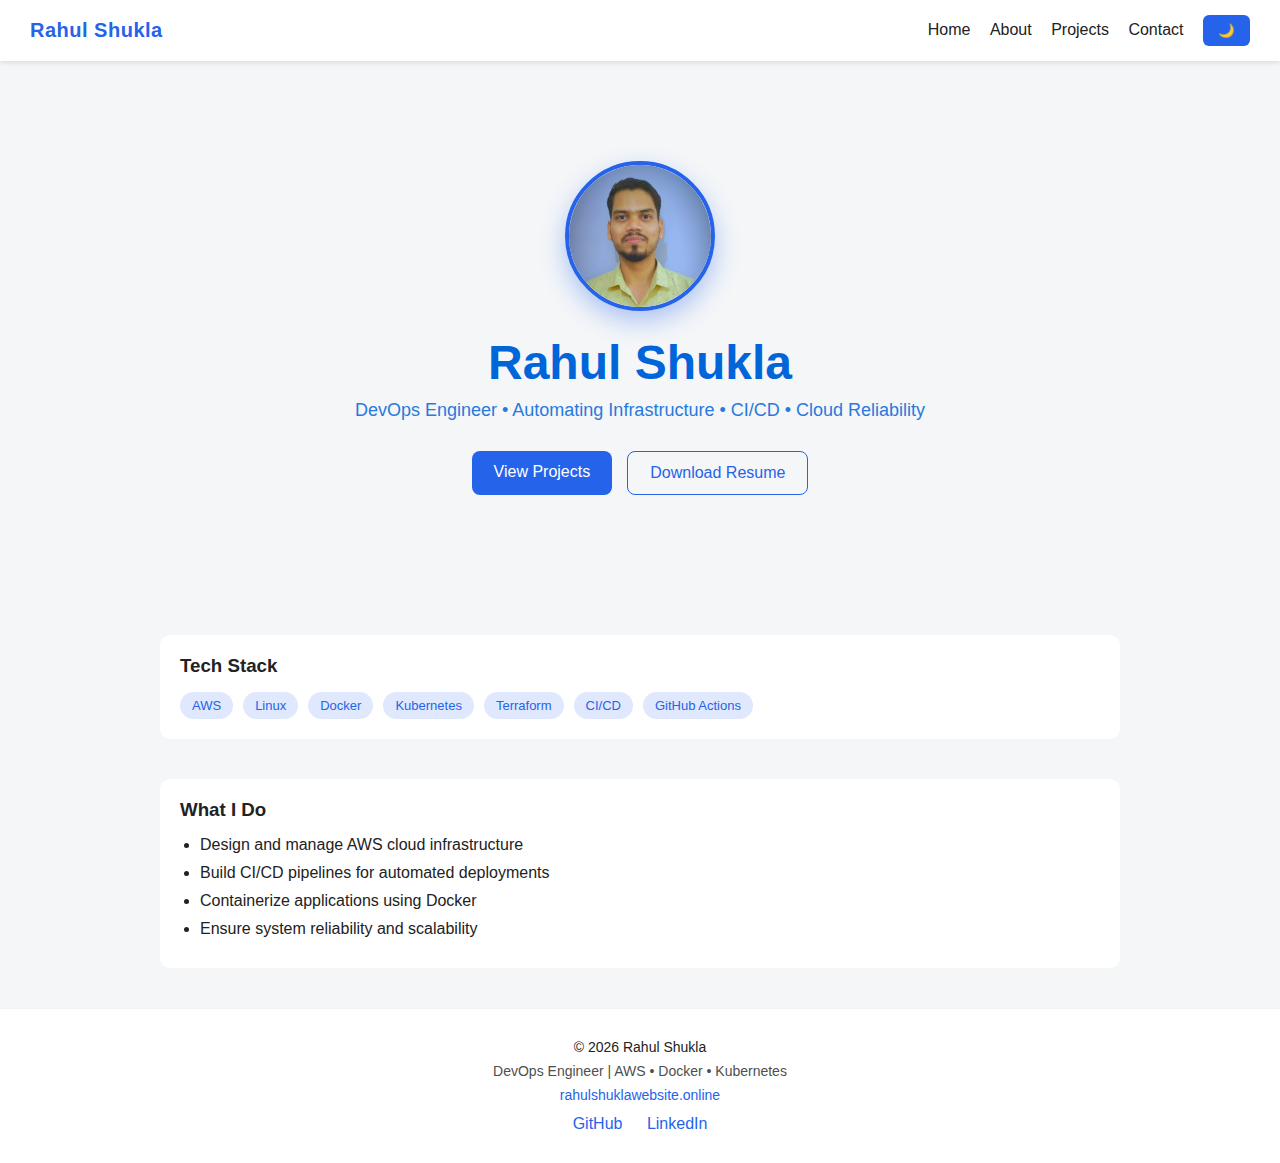
<file: index.html>
<!DOCTYPE html>
<html lang="en">

<head>
    <meta charset="UTF-8">
    <title>Rahul Shukla | DevOps Engineer</title>
    <link rel="stylesheet" href="css/style.css">
</head>

<body>
    <header>
        <div class="logo">Rahul Shukla</div>

        <nav>
            <a href="/">Home</a>
            <a href="/about">About</a>
            <a href="/projects">Projects</a>
            <a href="/contactus">Contact</a>
            <button id="themeToggle">🌙</button>
        </nav>
    </header>

    <!-- HERO SECTION -->
    <section class="hero">
        <div class="hero-content">
            <img src="assets/img/profile.jpg" alt="Rahul Shukla" class="hero-dp">
            <h1>Rahul Shukla</h1>
            <p class="subtitle">DevOps Engineer • Automating Infrastructure • CI/CD • Cloud Reliability</p>
            <div class="hero-buttons">
                <a href="#projects" class="btn primary">View Projects</a>
                <a href="/assets/resume/Rahul_Shukla_DevOps.pdf" class="btn secondary" target="_blank">Download
                    Resume</a>
            </div>
        </div>
    </section>


    </div>
    </section>

    <!-- SKILLS -->
    <section class="container">
        <div class="card">
            <h3>Tech Stack</h3>
            <div class="skills">
                <span>AWS</span>
                <span>Linux</span>
                <span>Docker</span>
                <span>Kubernetes</span>
                <span>Terraform</span>
                <span>CI/CD</span>
                <span>GitHub Actions</span>
            </div>
        </div>
    </section>

    <!-- WHAT I DO -->
    <section class="container">
        <div class="card">
            <h3>What I Do</h3>
            <ul class="devops-list">
                <li>Design and manage AWS cloud infrastructure</li>
                <li>Build CI/CD pipelines for automated deployments</li>
                <li>Containerize applications using Docker</li>
                <li>Ensure system reliability and scalability</li>
            </ul>
        </div>
    </section>
    </div>
    <footer class="footer">
        <p>© 2026 Rahul Shukla</p>
        <p class="footer-sub">
            DevOps Engineer | AWS • Docker • Kubernetes
        </p>

        <p class="footer-domain">
            rahulshuklawebsite.online
        </p>

        <div class="footer-links">
            <a href="https://github.com/rahulshukla29081999" target="_blank">GitHub</a>
            <a href="https://linkedin.com/in/rahul-shukla-a35831180" target="_blank">LinkedIn</a>

    </footer>

    <script src="js/main.js"></script>
</body>

</html>
</file>
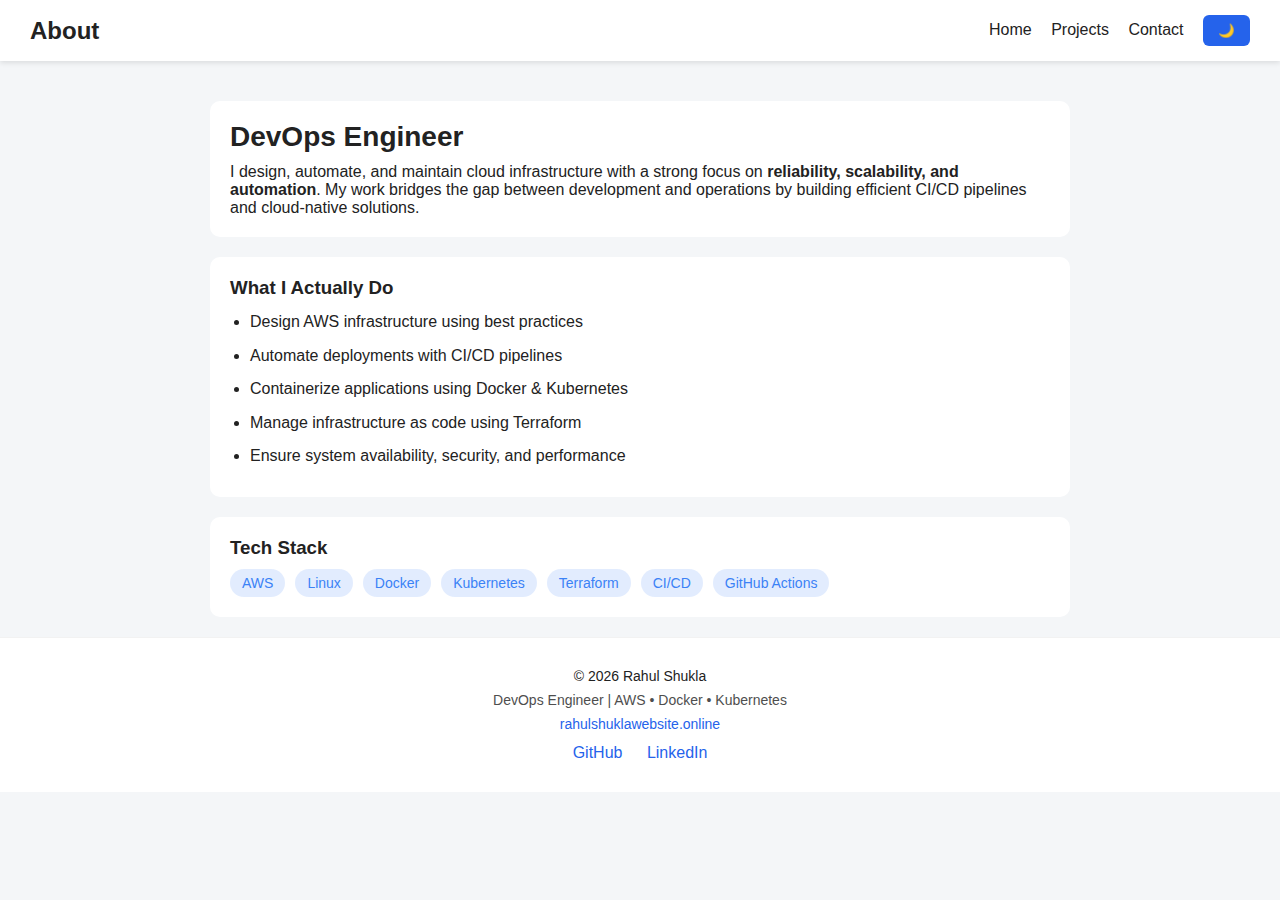
<file: about/index.html>
<!DOCTYPE html>
<html>

<head>
    <title>About Rahul</title>
    <link rel="stylesheet" href="/css/style.css">

</head>

<body>

    <header>
        <h2>About</h2>
        <nav>
            <a href="/">Home</a>
            <a href="/projects">Projects</a>
            <a href="/contactus">Contact</a>
            <button id="themeToggle">🌙</button>
        </nav>
    </header>

    <section class="about-section">

        <!-- INTRO CARD -->
        <div class="card about-intro">
            <h2>DevOps Engineer</h2>
            <p>
                I design, automate, and maintain cloud infrastructure with a strong focus on
                <strong>reliability, scalability, and automation</strong>.
                My work bridges the gap between development and operations by building
                efficient CI/CD pipelines and cloud-native solutions.
            </p>
        </div>

        <!-- WHAT I DO -->
        <div class="card about-work">
            <h3>What I Actually Do</h3>
            <ul>
                <li>Design AWS infrastructure using best practices</li>
                <li>Automate deployments with CI/CD pipelines</li>
                <li>Containerize applications using Docker & Kubernetes</li>
                <li>Manage infrastructure as code using Terraform</li>
                <li>Ensure system availability, security, and performance</li>
            </ul>
        </div>

        <!-- TECH STACK -->
        <div class="card about-stack">
            <h3>Tech Stack</h3>
            <div class="tech-tags">
                <span>AWS</span>
                <span>Linux</span>
                <span>Docker</span>
                <span>Kubernetes</span>
                <span>Terraform</span>
                <span>CI/CD</span>
                <span>GitHub Actions</span>
            </div>
        </div>

    </section>

    <footer class="footer">
        <p>© 2026 Rahul Shukla</p>
        <p class="footer-sub">
            DevOps Engineer | AWS • Docker • Kubernetes
        </p>

        <p class="footer-domain">
            rahulshuklawebsite.online
        </p>

        <div class="footer-links">
            <a href="https://github.com/rahulshukla29081999" target="_blank">GitHub</a>
            <a href="https://linkedin.com/in/rahul-shukla-a35831180" target="_blank">LinkedIn</a>
        </div>

        <!-- <script src="../js/main.js"></script> -->
         <script src="/js/main.js"></script>
</body>

</html>
</file>
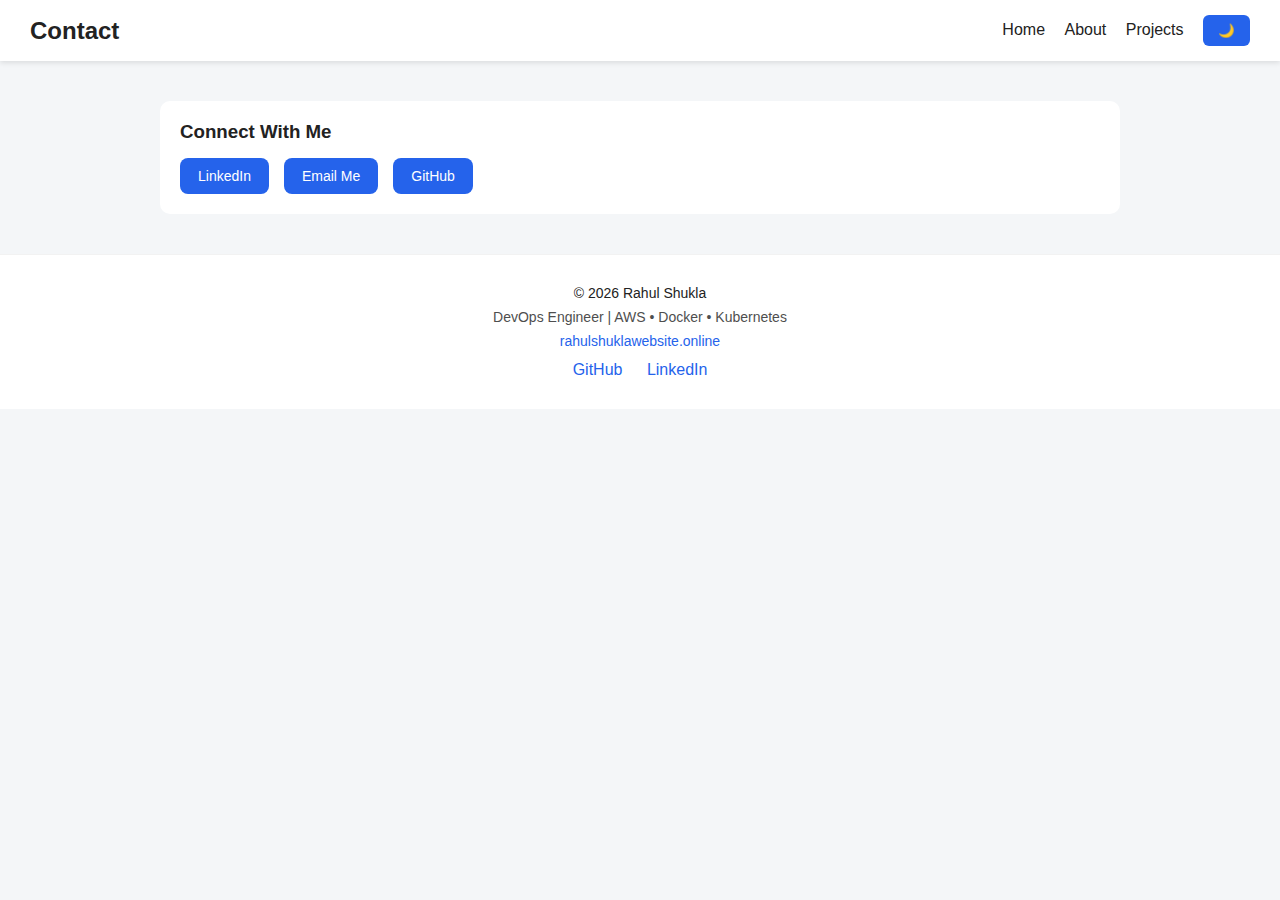
<file: contactus/index.html>
<!DOCTYPE html>
<html>

<head>
    <title>Contact</title>
    <link rel="stylesheet" href="../css/style.css">
</head>

<body>

    <header>
        <h2>Contact</h2>
        <nav>
            <a href="/">Home</a>
            <a href="/about">About</a>
            <a href="/projects">Projects</a>
            <button id="themeToggle">🌙</button>
        </nav>
    </header>
    <div class="container">
        <div class="card">
            <h3>Connect With Me</h3>

            <div class="contact-buttons">
                <a href="https://linkedin.com/in/rahul-shukla-a35831180" target="_blank">
                    <button>LinkedIn</button>
                </a>

                <a href="mailto:shuklarahulkanpur@gmail.com">
                    <button>Email Me</button>
                </a>

                <a href="https://github.com/rahulshukla29081999" target="_blank">
                    <button>GitHub</button>
                </a>
            </div>
        </div>
    </div>

    <footer class="footer">
        <p>© 2026 Rahul Shukla</p>
        <p class="footer-sub">
            DevOps Engineer | AWS • Docker • Kubernetes
        </p>

        <p class="footer-domain">
            rahulshuklawebsite.online
        </p>

        <div class="footer-links">
            <a href="https://github.com/rahulshukla29081999" target="_blank">GitHub</a>
            <a href="https://linkedin.com/in/rahul-shukla-a35831180" target="_blank">LinkedIn</a>
        </div>
        <script src="../js/main.js"></script>


        </div>
        <!-- <script src="../js/main.js"></script> -->
         <script src="/js/main.js"></script>
</body>

</html>
</file>
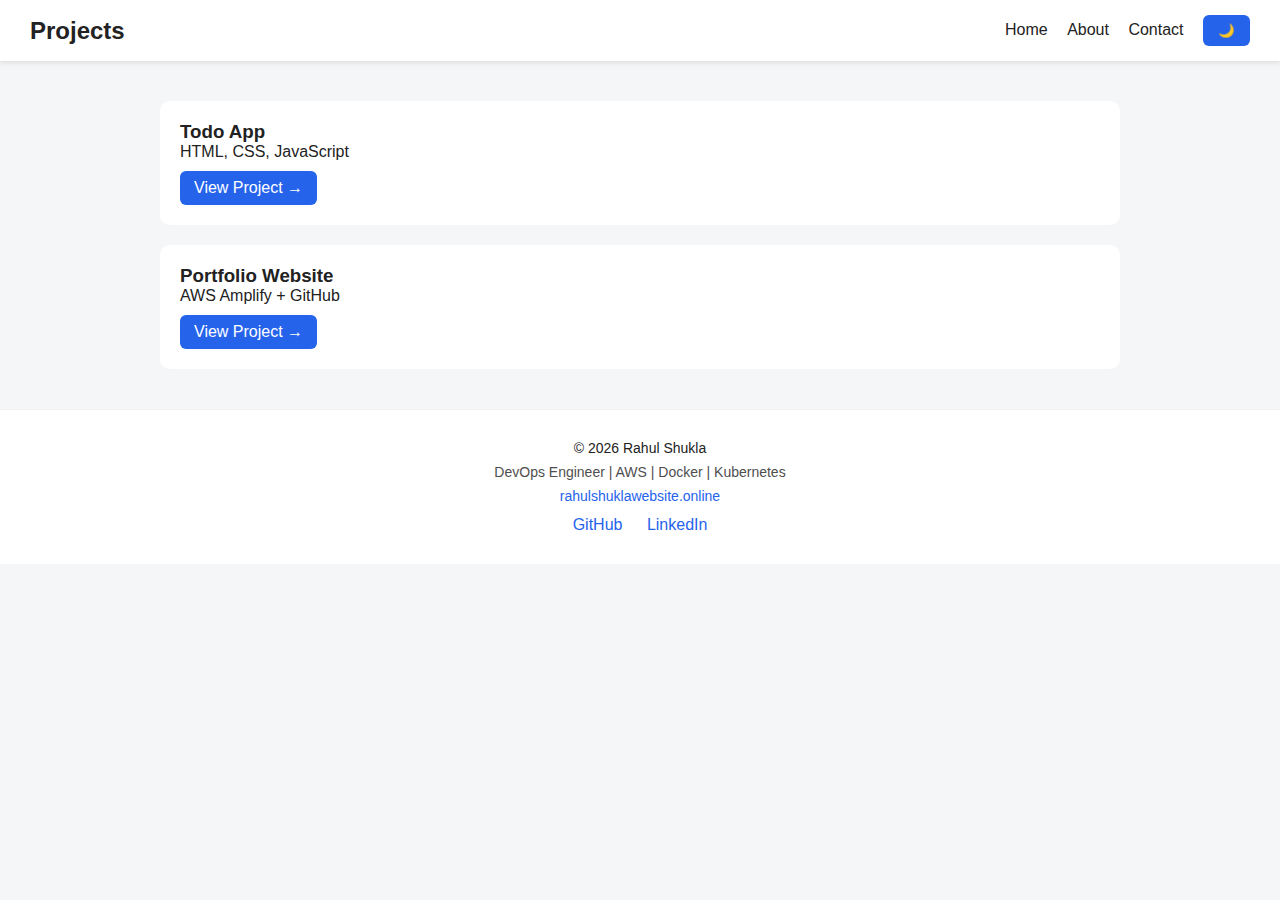
<file: projects/index.html>
<!DOCTYPE html>
<html>

<head>
    <title>Projects</title>
    <link rel="stylesheet" href="/css/style.css">
</head>

<body>

    <header>
        <h2>Projects</h2>
        <nav>
            <a href="/">Home</a>
            <a href="/about">About</a>
            <a href="/contactus">Contact</a>
            <button id="themeToggle">🌙</button>
        </nav>
    </header>

    <div class="container">
        <div class="card project-card">
            <h3>Todo App</h3>
            <p>HTML, CSS, JavaScript</p>
          <a href="https://todo.rahulshukla.online" target="_blank" rel="noopener noreferrer">
  View Project →
</a>

        </div>

        <div class="card project-card">
            <h3>Portfolio Website</h3>
            <p>AWS Amplify + GitHub</p>
            <a href="https://rahulshukla.online/" target="_blank">View Project →</a>
        </div>
    </div>

    <footer class="footer">
        <p>© 2026 Rahul Shukla</p>
        <p class="footer-sub">
            DevOps Engineer | AWS | Docker | Kubernetes
        </p>

        <p class="footer-domain">
            rahulshuklawebsite.online
        </p>

        <div class="footer-links">
            <a href="https://github.com/rahulshukla29081999" target="_blank">GitHub</a>
            <a href="https://linkedin.com/in/rahul-shukla-a35831180" target="_blank">LinkedIn</a>
        </div>

        <!-- <script src="../js/main.js"></script> -->
         <script src="/js/main.js"></script>

</body>

</html>
</file>
<file: css/style.css>
/* =====================
   THEME VARIABLES
===================== */
:root {
  --bg: #f4f6f8;
  --text: #222;
  --card: #ffffff;
  --primary: #2563eb;
}

.dark {
  --bg: #0f172a;
  --text: #e5e7eb;
  --card: #1e293b;
}

/* =====================
   GLOBAL RESET
===================== */
* {
  margin: 0;
  padding: 0;
  box-sizing: border-box;
}

body {
  font-family: "Segoe UI", sans-serif;
  background: var(--bg);
  color: var(--text);
  transition: background 0.3s ease, color 0.3s ease;
}

/* =====================
   HEADER & NAVBAR
===================== */
header {
  background: var(--card);
  padding: 15px 30px;
  display: flex;
  justify-content: space-between;
  align-items: center;
  box-shadow: 0 2px 5px rgba(0,0,0,0.1);
}

nav a {
  margin-right: 15px;
  text-decoration: none;
  color: var(--text);
  font-weight: 500;
}

nav a:hover {
  color: var(--primary);
}

/* =====================
   LAYOUT
===================== */
.container {
  max-width: 1000px;
  margin: 40px auto;
  padding: 0 20px;
}

/* =====================
   CARDS & BUTTONS
===================== */
.card {
  background: var(--card);
  padding: 20px;
  border-radius: 10px;
  margin-bottom: 20px;
}

button {
  padding: 8px 15px;
  border: none;
  border-radius: 6px;
  background: var(--primary);
  color: white;
  cursor: pointer;
}

/* =====================
   CONTACT BUTTONS
===================== */
.contact-buttons {
  display: flex;
  gap: 15px;
  margin-top: 15px;
}

.contact-buttons button {
  padding: 10px 18px;
  border-radius: 8px;
  font-size: 14px;
}

.contact-buttons button:hover {
  opacity: 0.85;
}

/* =====================
   PROJECT CARDS
===================== */
.project-card {
  transition: transform 0.3s ease;
}

.project-card:hover {
  transform: translateY(-5px);
}

.project-card a {
  display: inline-block;
  margin-top: 10px;
  padding: 8px 14px;
  background: var(--primary);
  color: #fff;
  border-radius: 6px;
  text-decoration: none;
}

.project-card a:hover {
  opacity: 0.85;
}

/* =====================
   HERO SECTION (FIXED)
===================== */
.hero {
  background:none;
  padding: 100px 20px;
  text-align: center;
  color: #0065d9; /* FIX: dark bg readable text */
}

.hero-content h1 {
  font-size: 48px;
  margin-bottom: 10px;
}

.subtitle {
  font-size: 18px;
  opacity: 0.85;
  margin-bottom: 30px;
}

/* =====================
   HERO BUTTONS
===================== */
.hero-buttons {
  display: flex;
  justify-content: center;
  gap: 15px;
}

.btn {
  padding: 12px 22px;
  border-radius: 8px;
  text-decoration: none;
  font-weight: 500;
}

.primary {
  background: var(--primary);
  color: white;
}

.secondary {
  border: 1px solid var(--primary);
  color: var(--primary);
}

/* =====================
   SKILLS & LISTS
===================== */
.skills {
  display: flex;
  flex-wrap: wrap;
  gap: 10px;
  margin-top: 15px;
}

.skills span {
  background: rgba(37, 99, 235, 0.15);
  color: var(--primary);
  padding: 6px 12px;
  border-radius: 20px;
  font-size: 13px;
}

.devops-list {
  margin-top: 15px;
  padding-left: 20px;
}

.devops-list li {
  margin-bottom: 10px;
}

/* =====================
   ABOUT PAGE (SCOPED SAFE)
===================== */
/* .about-section {
  max-width: 900px;
  margin: 0 auto;
} */
 .about-section {
  max-width: 900px;
  margin: 40px auto 0; /* Increased from 40px */
  padding: 0 20px;
}


.about-intro h2 {
  font-size: 28px;
  margin-bottom: 10px;
}

.about-work ul {
  margin-top: 10px;
  padding-left: 20px;
}

.about-work ul li {
  margin-bottom: 8px;
  line-height: 1.6;
}

.tech-tags {
  display: flex;
  flex-wrap: wrap;
  gap: 10px;
  margin-top: 10px;
}

.tech-tags span {
  background: rgba(59,130,246,0.15);
  color: #3b82f6;
  padding: 6px 12px;
  border-radius: 20px;
  font-size: 14px;
}
/* .hero-dp {
  width: 150px;
  height: 150px;
  border-radius: 50%;
  border: 4px solid var(--primary);
  object-fit: cover;
  margin-bottom: 20px;
  transition: transform 0.3s ease;
}

.hero-dp:hover {
  transform: scale(1.05);
}
@media (max-width: 768px) {
  .hero-content h1 {
    font-size: 32px;
  }

  .hero-dp {
    width: 120px;
    height: 120px;
  }

  .hero-buttons {
    flex-direction: column;
    gap: 10px;
  }
}
.hero-dp {
  box-shadow: 0 8px 20px rgba(37, 99, 235, 0.4);
} */

.hero-dp {
  width: 150px;
  height: 150px;

  object-fit: cover;

  /* IMPORTANT FIX 👇 */
  object-position: center top;

  border-radius: 50%;
  border: 4px solid var(--primary);

  margin-bottom: 20px;

  box-shadow: 0 10px 25px rgba(37, 99, 235, 0.35);
}

.hero-dp:hover {
  transform: scale(1.05);
  transition: 0.3s ease;
}
.logo {
  font-size: 20px;
  font-weight: 600;
  color: var(--primary);
  letter-spacing: 0.5px;
}
.logo:hover {
  opacity: 0.85;
}
.footer {
    
  background: var(--card);
  padding: 30px 20px;
  text-align: center;
  margin-top: 60px;
  border-top: 1px solid rgba(0,0,0,0.05);
}

/* html, body {
  height: 100%;
} */

/* body {
  display: flex;
  flex-direction: column;
} */
.footer {
  margin-top: auto;
}


.footer p {
  margin-bottom: 8px;
  font-size: 14px;
}

.footer-sub {
  opacity: 0.8;
}

.footer-domain {
  font-weight: 500;
  color: var(--primary);
}

.footer-links {
  margin-top: 12px;
}

.footer-links a {
  margin: 0 10px;
  text-decoration: none;
  color: var(--primary);
  font-weight: 500;
}

.footer-links a:hover {
  text-decoration: underline;
}
</file>
